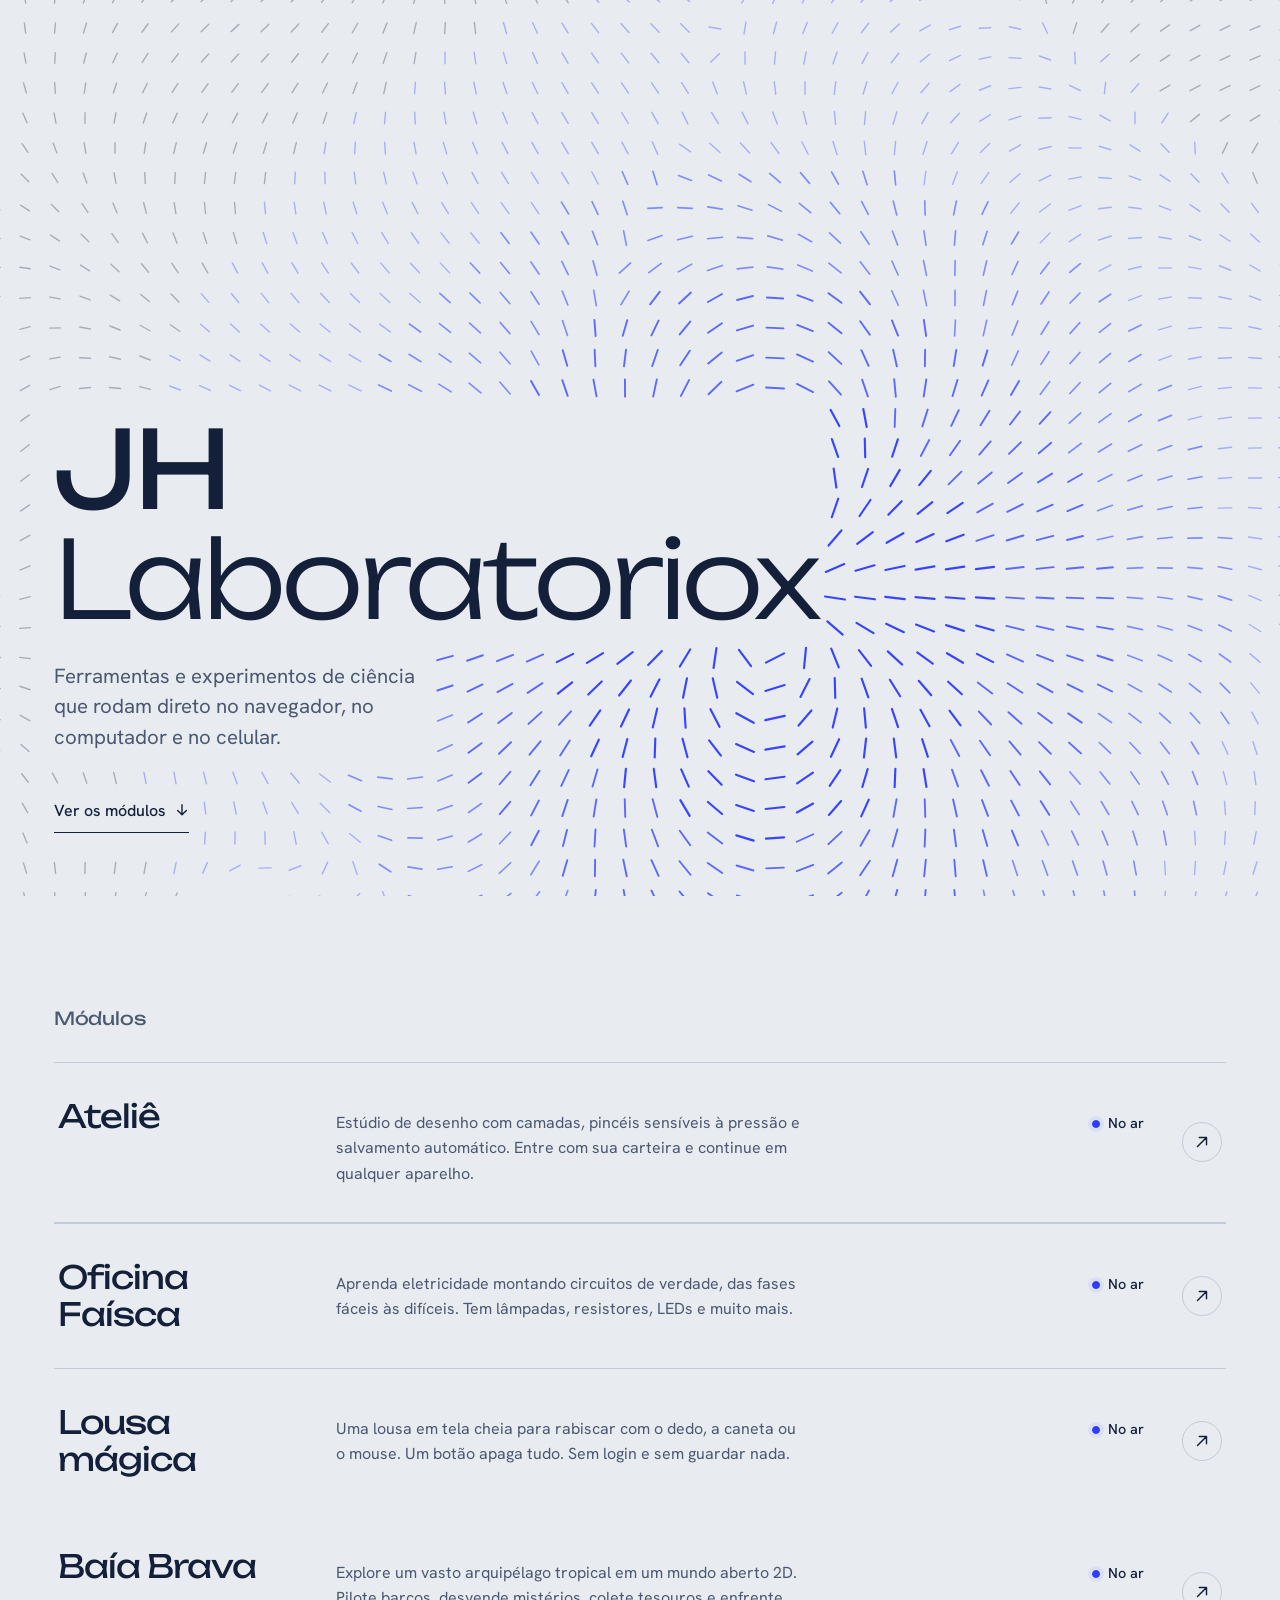
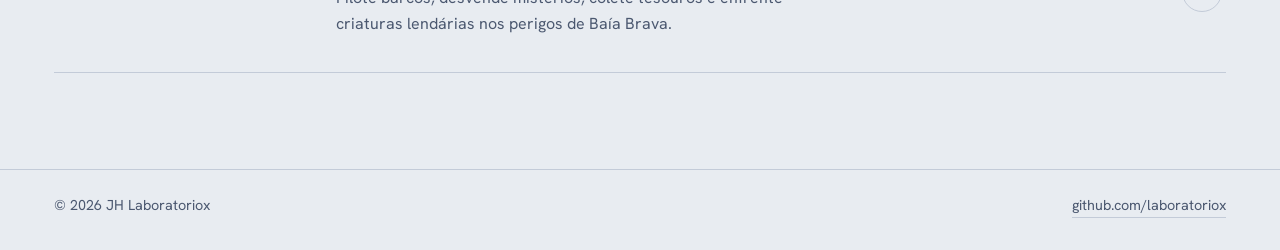
<file: index.html>
<!doctype html>
<html lang="pt-BR">
<head>
  <meta charset="utf-8">
  <meta name="viewport" content="width=device-width, initial-scale=1, viewport-fit=cover">
  <title>JH Laboratoriox</title>
  <meta name="description" content="Ferramentas e experimentos de ciência que rodam direto no navegador, no computador e no celular.">
  <meta name="color-scheme" content="light dark">
  <meta name="theme-color" content="#E8ECF1" media="(prefers-color-scheme: light)">
  <meta name="theme-color" content="#0F1A2E" media="(prefers-color-scheme: dark)">
  <meta property="og:title" content="JH Laboratoriox">
  <meta property="og:description" content="Ferramentas e experimentos de ciência que rodam direto no navegador.">
  <meta property="og:type" content="website">
  <meta property="og:url" content="https://jhlaboratoriox.com.br/">
  <link rel="icon" href="favicon.svg" type="image/svg+xml">
  <link rel="preconnect" href="https://fonts.googleapis.com">
  <link rel="preconnect" href="https://fonts.gstatic.com" crossorigin>
  <link rel="stylesheet" href="https://fonts.googleapis.com/css2?family=Hanken+Grotesk:wght@400;500;600&family=Unbounded:wght@300;400&display=swap">
  <link rel="stylesheet" href="styles.css">
</head>
<body>

<a class="skip" href="#modulos">Ir para os módulos</a>

<header class="hero" id="topo">
  <canvas id="campo" aria-hidden="true"></canvas>

  <div class="hero__inner">
    <h1 class="wordmark">
      <span class="wordmark__jh">JH</span>
      <span class="wordmark__lab">Laboratoriox</span>
    </h1>
    <p class="lede">Ferramentas e experimentos de ciência que rodam direto no navegador, no computador e no celular.</p>
    <a class="jump" href="#modulos">
      Ver os módulos
      <svg viewBox="0 0 16 16" width="14" height="14" aria-hidden="true"><path d="M8 2v11M3 8.5 8 13.5 13 8.5" fill="none" stroke="currentColor" stroke-width="1.6" stroke-linecap="round" stroke-linejoin="round"/></svg>
    </a>
  </div>
</header>

<main id="modulos" class="modulos">
  <h2 class="modulos__title">Módulos</h2>

  <ul class="lista">
    <!--
      Para adicionar um módulo novo, copie um bloco <li> abaixo e troque
      o link (href), o nome, a descrição e o status.
      Status "no ar": use <span class="status status--on">No ar</span>
      Status "em breve": use <span class="status">Em breve</span>
    -->
    <li>
      <a class="linha" href="atelie/">
        <span class="linha__nome">Ateliê</span>
        <span class="linha__desc">Estúdio de desenho com camadas, pincéis sensíveis à pressão e salvamento automático. Entre com sua carteira e continue em qualquer aparelho.</span>
        <span class="status status--on">No ar</span>
        <span class="linha__go" aria-hidden="true">
          <svg viewBox="0 0 20 20" width="18" height="18"><path d="M5 15 15 5M7 5h8v8" fill="none" stroke="currentColor" stroke-width="1.6" stroke-linecap="round" stroke-linejoin="round"/></svg>
        </span>
      </a>
    </li>
    <li>
      <li>
      <a class="linha" href="faisca/">
        <span class="linha__nome">Oficina Faísca</span>
        <span class="linha__desc">Aprenda eletricidade montando circuitos de verdade, das fases fáceis às difíceis. Tem lâmpadas, resistores, LEDs e muito mais.</span>
        <span class="status status--on">No ar</span>
        <span class="linha__go" aria-hidden="true">
          <svg viewBox="0 0 20 20" width="18" height="18"><path d="M5 15 15 5M7 5h8v8" fill="none" stroke="currentColor" stroke-width="1.6" stroke-linecap="round" stroke-linejoin="round"/></svg>
        </span>
      </a>
    </li>
      <a class="linha" href="lousa/">
        <span class="linha__nome">Lousa mágica</span>
        <span class="linha__desc">Uma lousa em tela cheia para rabiscar com o dedo, a caneta ou o mouse. Um botão apaga tudo. Sem login e sem guardar nada.</span>
        <span class="status status--on">No ar</span>
        <span class="linha__go" aria-hidden="true">
          <svg viewBox="0 0 20 20" width="18" height="18"><path d="M5 15 15 5M7 5h8v8" fill="none" stroke="currentColor" stroke-width="1.6" stroke-linecap="round" stroke-linejoin="round"/></svg>
        </span>
      </a>
    </li>
    <li>
  <a class="linha" href="Baia-Brava/">
    <span class="linha__nome">Baía Brava</span>
    <span class="linha__desc">Explore um vasto arquipélago tropical em um mundo aberto 2D. Pilote barcos, desvende mistérios, colete tesouros e enfrente criaturas lendárias nos perigos de Baía Brava.</span>
    <span class="status status--on">No ar</span>
    <span class="linha__go" aria-hidden="true">
      <svg viewBox="0 0 20 20" width="18" height="18"><path d="M5 15 15 5M7 5h8v8" fill="none" stroke="currentColor" stroke-width="1.6" stroke-linecap="round" stroke-linejoin="round"/></svg>
    </span>
  </a>
</li>

    
  </ul>
</main>

<footer class="rodape">
  <p>© <span id="ano">2026</span> JH Laboratoriox</p>
  <a href="https://github.com/laboratoriox" rel="noopener">github.com/laboratoriox</a>
</footer>

<script src="campo.js"></script>
<script>document.getElementById('ano').textContent = new Date().getFullYear();</script>
</body>
</html>
</file>
<file: styles.css>
/* JH Laboratoriox — claro frio por padrão, azul-marinho no modo escuro */
:root {
  --bg: #E8ECF1;
  --ink: #14203A;
  --muted: #4B5870;
  --rule: #C3CBD8;
  --accent: #2F3CFF;
  --accent-soft: rgba(47, 60, 255, .07);
  --needle: 20, 32, 58;       /* rgb da tinta das agulhas */
  --needle-hot: 47, 60, 255;  /* rgb do acento */
  --pad: clamp(1rem, 4.2vw, 3.5rem);
  --display: 'Unbounded', 'Segoe UI', system-ui, sans-serif;
  --text: 'Hanken Grotesk', system-ui, -apple-system, 'Segoe UI', Roboto, sans-serif;
}
@media (prefers-color-scheme: dark) {
  :root {
    --bg: #0F1A2E;
    --ink: #E6ECF8;
    --muted: #93A1BD;
    --rule: #263450;
    --accent: #8C9BFF;
    --accent-soft: rgba(140, 155, 255, .09);
    --needle: 191, 208, 240;
    --needle-hot: 140, 155, 255;
  }
}

*, *::before, *::after { box-sizing: border-box; }
html { -webkit-text-size-adjust: 100%; scroll-behavior: smooth; }
body {
  margin: 0;
  background: var(--bg);
  color: var(--ink);
  font: 400 1rem/1.6 var(--text);
  -webkit-font-smoothing: antialiased;
  font-synthesis: none;
}
a { color: inherit; }
:focus-visible { outline: 2px solid var(--accent); outline-offset: 3px; border-radius: 2px; }

.skip {
  position: absolute; left: var(--pad); top: -4rem;
  background: var(--ink); color: var(--bg);
  padding: .6rem 1rem; z-index: 10; text-decoration: none;
}
.skip:focus { top: .75rem; }

/* ---------- hero ---------- */
.hero {
  position: relative;
  min-height: min(100svh, 56rem);
  min-height: min(100dvh, 56rem);
  display: flex;
  align-items: flex-end;
  overflow: hidden;
  padding: var(--pad);
  padding-bottom: clamp(2rem, 7vh, 4.5rem);
}
#campo {
  position: absolute; inset: 0;
  width: 100%; height: 100%;
  display: block;
  touch-action: pan-y;
}
.hero__inner { position: relative; max-width: 100%; pointer-events: none; }
.hero__inner > * { pointer-events: auto; }

.wordmark {
  margin: 0;
  font: 300 clamp(1.9rem, 8.4vw, 7.25rem)/1.02 var(--display);
  letter-spacing: -.035em;
  display: flex;
  flex-direction: column;
}
.wordmark__jh { font-weight: 400; }
.wordmark__lab { max-width: 100%; overflow-wrap: anywhere; }

.lede {
  margin: clamp(1.25rem, 3vh, 2rem) 0 0;
  max-width: 34ch;
  font-size: clamp(1.05rem, 1.6vw, 1.3rem);
  line-height: 1.5;
  color: var(--muted);
}
.jump {
  display: inline-flex; align-items: center; gap: .6rem;
  margin-top: clamp(1.5rem, 4vh, 2.5rem);
  font-weight: 500;
  text-decoration: none;
  padding: .55rem 0;
  border-bottom: 1px solid var(--ink);
}
.jump svg { transition: transform .25s ease; }
.jump:hover svg { transform: translateY(3px); }
.jump:hover { color: var(--accent); border-color: var(--accent); }

/* ---------- módulos ---------- */
.modulos {
  padding: clamp(3rem, 9vw, 7rem) var(--pad) clamp(3rem, 8vw, 6rem);
  scroll-margin-top: 1rem;
}
.modulos__title {
  margin: 0 0 clamp(1.25rem, 3vw, 2rem);
  font: 400 clamp(1rem, 1.4vw, 1.15rem)/1.2 var(--display);
  letter-spacing: -.01em;
  color: var(--muted);
}
.lista { list-style: none; margin: 0; padding: 0; border-top: 1px solid var(--rule); }
.lista li { border-bottom: 1px solid var(--rule); }

.linha {
  display: grid;
  grid-template-columns: minmax(0, 15rem) minmax(0, 1fr) auto 2.5rem;
  gap: .5rem clamp(1rem, 3vw, 2.5rem);
  align-items: baseline;
  padding: clamp(1.4rem, 3vw, 2.2rem) .25rem;
  text-decoration: none;
  transition: background-color .2s ease, padding .2s ease;
}
a.linha:hover { background: var(--accent-soft); padding-left: 1rem; padding-right: 1rem; }
.linha__nome { font: 400 clamp(1.4rem, 2.6vw, 2rem)/1.15 var(--display); letter-spacing: -.03em; }
.linha__desc { color: var(--muted); max-width: 52ch; }
.linha__go {
  justify-self: end; align-self: center;
  display: grid; place-items: center;
  width: 2.5rem; height: 2.5rem;
  border: 1px solid var(--rule); border-radius: 50%;
  transition: transform .25s ease, background-color .2s ease, color .2s ease, border-color .2s ease;
}
.linha--vazia .linha__go { border-style: dashed; opacity: .6; }
a.linha:hover .linha__go { transform: rotate(45deg); background: var(--accent); border-color: var(--accent); color: var(--bg); }
.linha--vazia .linha__nome, .linha--vazia .linha__desc { opacity: .55; }

.status {
  display: inline-flex; align-items: center; gap: .5rem;
  font-size: .9rem; font-weight: 500; color: var(--muted);
  white-space: nowrap;
}
.status::before {
  content: ""; width: .5rem; height: .5rem; border-radius: 50%;
  border: 1.5px solid currentColor;
}
.status--on { color: var(--ink); }
.status--on::before { background: var(--accent); border-color: var(--accent); box-shadow: 0 0 0 4px var(--accent-soft); }

/* ---------- rodapé ---------- */
.rodape {
  display: flex; flex-wrap: wrap; justify-content: space-between; gap: .75rem 2rem;
  padding: 1.5rem var(--pad) calc(2rem + env(safe-area-inset-bottom));
  border-top: 1px solid var(--rule);
  color: var(--muted); font-size: .9rem;
}
.rodape p { margin: 0; }
.rodape a { text-decoration: none; border-bottom: 1px solid var(--rule); }
.rodape a:hover { color: var(--accent); border-color: var(--accent); }

/* ---------- telas pequenas ---------- */
@media (max-width: 46rem) {
  .linha { grid-template-columns: 1fr auto; row-gap: .6rem; align-items: center; }
  .linha__nome { grid-column: 1; }
  .linha__go { grid-column: 2; grid-row: 1; }
  .linha__desc { grid-column: 1 / -1; }
  .status { grid-column: 1 / -1; }
  a.linha:hover { padding-left: .25rem; padding-right: .25rem; }
}

@media (prefers-reduced-motion: reduce) {
  html { scroll-behavior: auto; }
  * { transition: none !important; }
}
</file>
